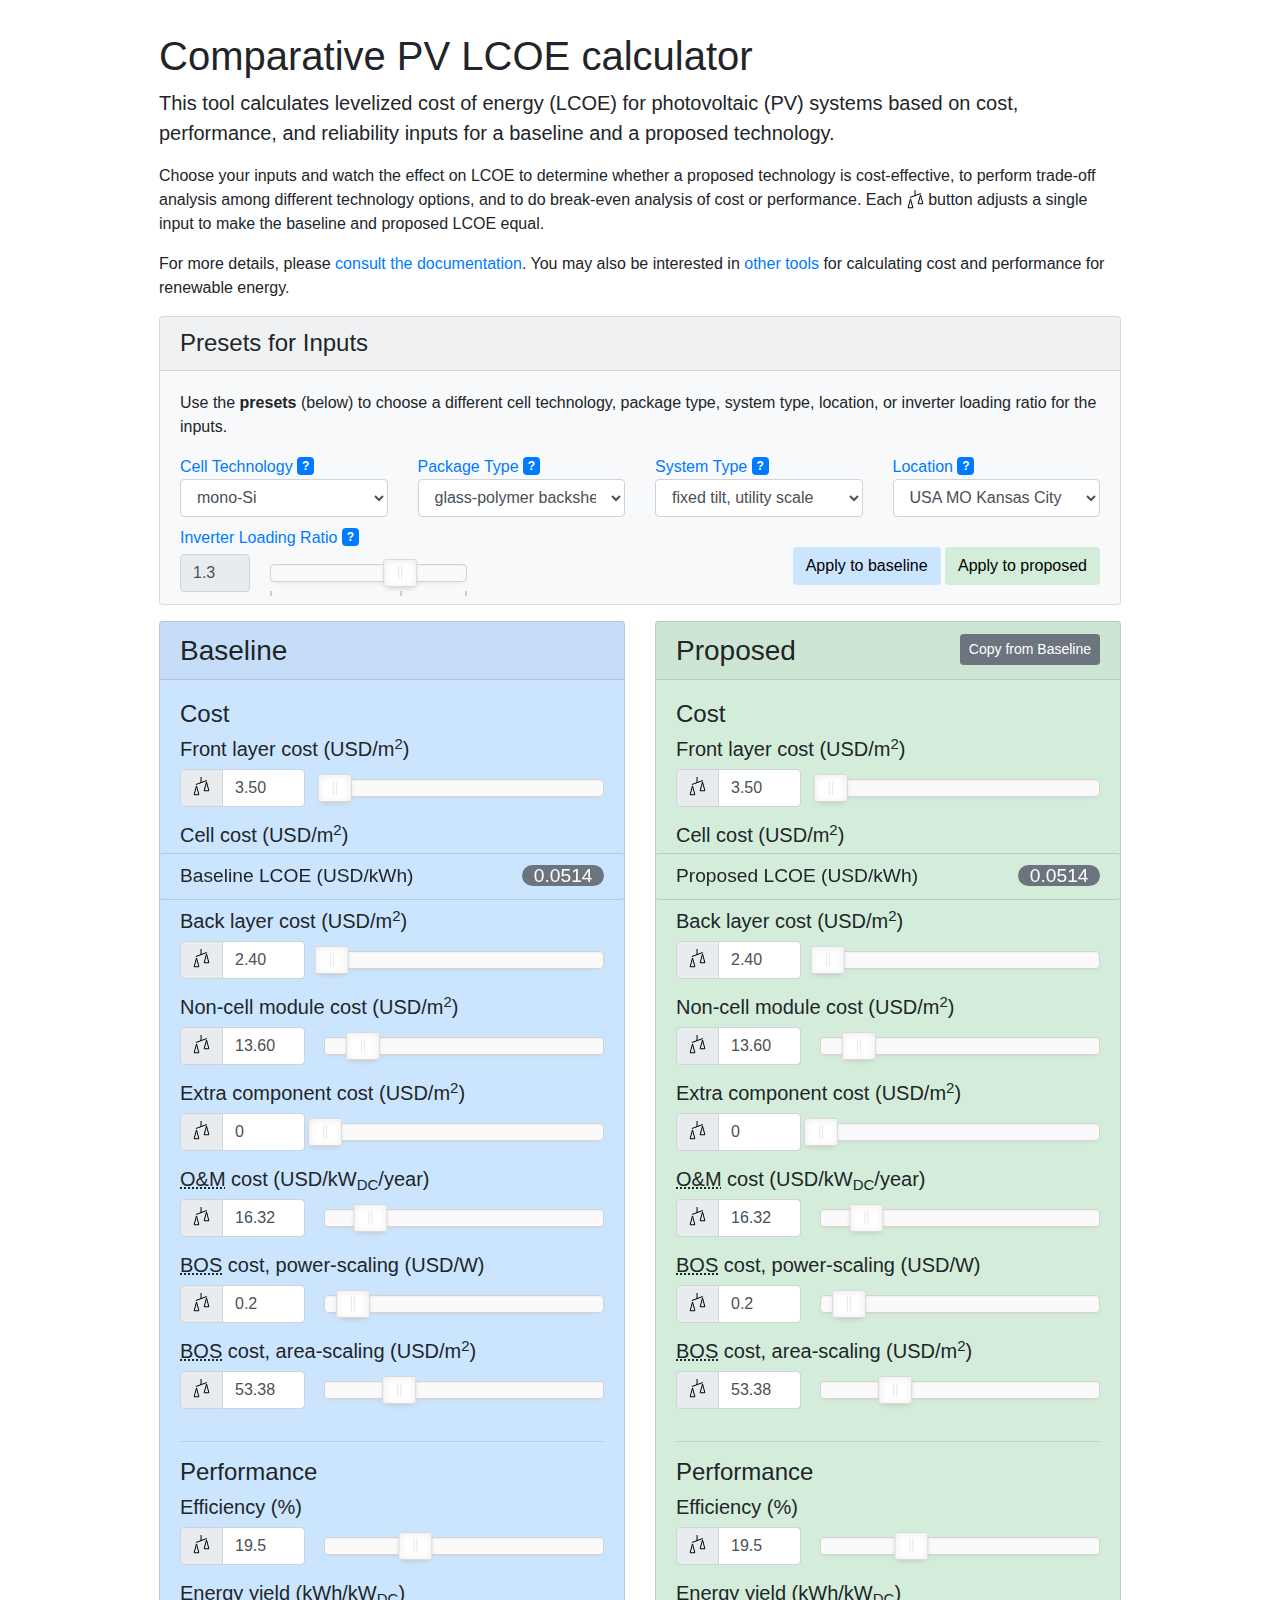
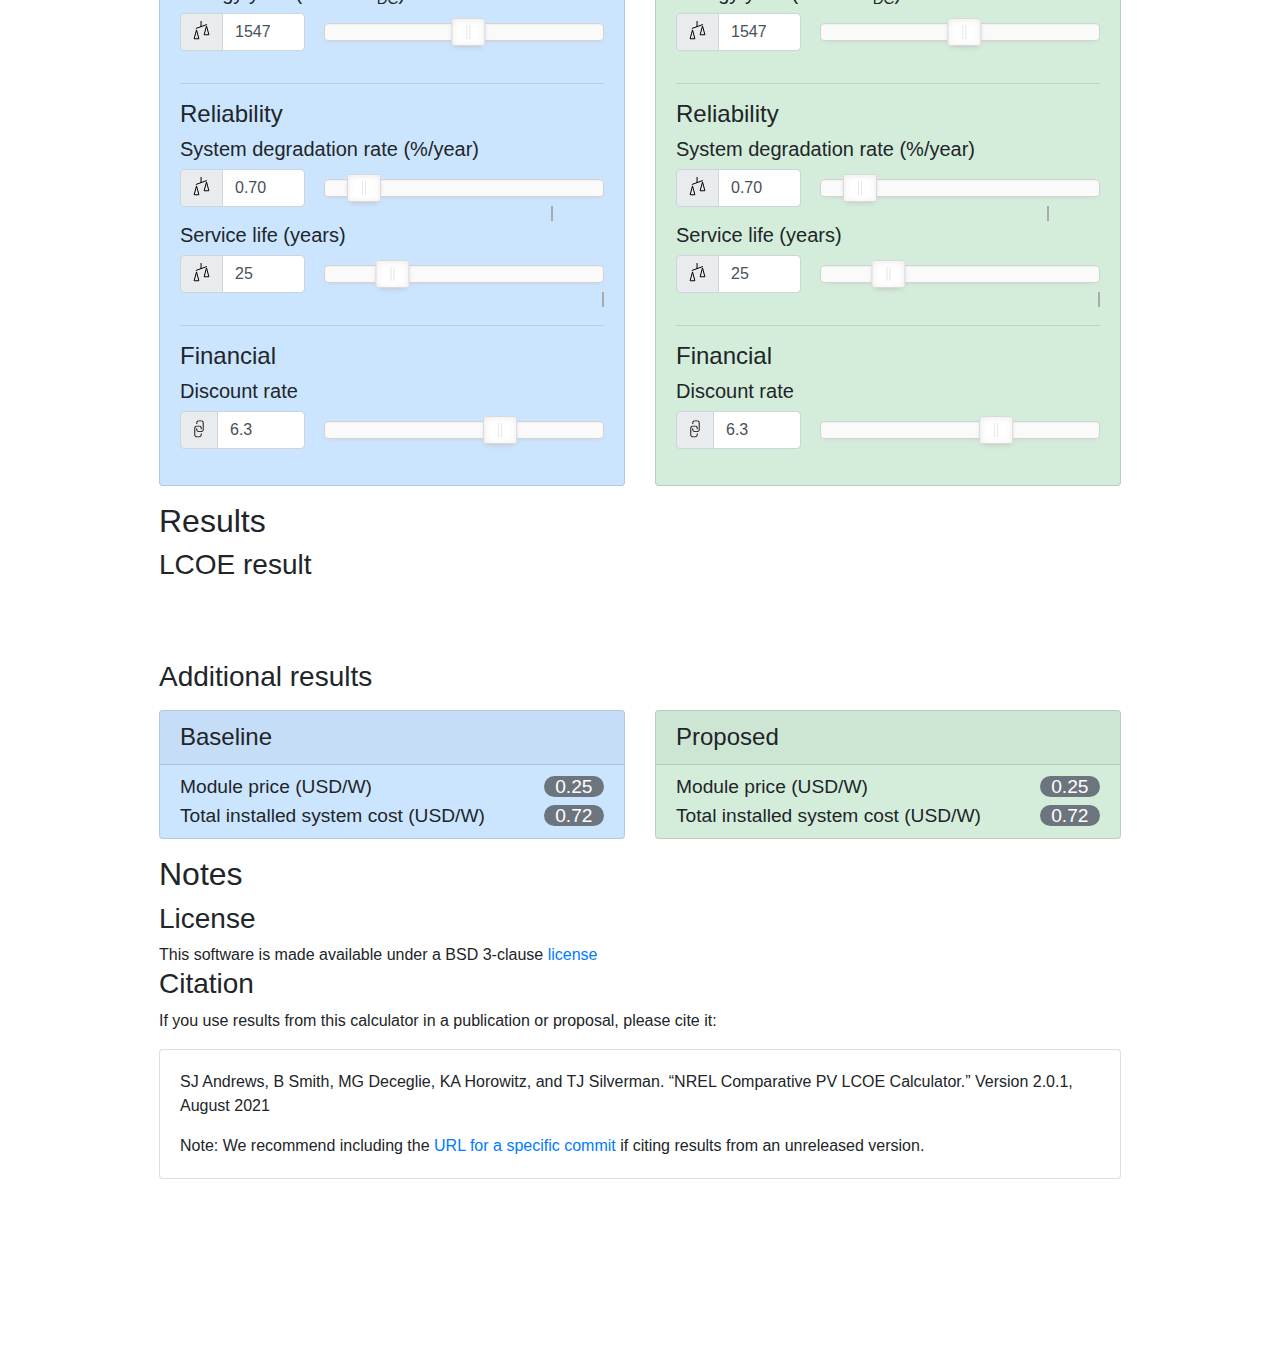
<file: lcoe_calculator.html>
<!doctype html>
<html lang='en'>
  <head>
    <meta charset='utf-8'>
    <meta name='viewport' content='width=device-width, initial-scale=1, shrink-to-fit=no'>
    <link rel='stylesheet' href='css/bootstrap.min.css'>
    <link rel='stylesheet' href='css/nouislider.min.css'>
    <link rel='stylesheet' href='css/lcoe_calculator.css'>
    <title>NREL Comparative PV LCOE calculator</title>
  </head>
  <body>
    <div class='container'>
      <h1>Comparative PV LCOE calculator</h1>
      <p class='lead'>This tool calculates levelized cost of energy (LCOE) for photovoltaic (PV) systems based on cost, performance, and reliability inputs for a <strong>baseline</strong> and a <strong>proposed</strong> technology.</p>
      <p>Choose your inputs and watch the effect on LCOE to determine whether a proposed technology is cost-effective, to perform trade-off analysis among different technology options, and to do break-even analysis of cost or performance. Each <img src="img/balance.svg"></img> button adjusts a single input to make the baseline and proposed LCOE equal.</p>
      <p>For more details, please <a href='lcoe_calculator_documentation.html' target='_blank'>consult the documentation</a>. You may also be interested in <a href='lcoe_calculator_documentation.html#seealso' target='_blank'>other tools</a> for calculating cost and performance for renewable energy.</p>
      <div class="card bg-light">
        <h4 class='card-header'>Presets for Inputs</h4>
        <div class='card-body'>
          Use the <strong>presets</strong> (below) to choose a different cell technology, package type, system type, location, or inverter loading ratio for the inputs.
          <div class='row align-items-center'>
            <div class='col-sm-3'>
	      <a href="javascript://" title="Cell Technology" data-toggle="popover" data-placement="top" data-trigger="hover" data-content="Cell technology affects <strong>cell cost</strong>, <strong>efficiency</strong>, and the available values for <strong>package type</strong> and <strong>system type</strong>.">Cell Technology
              <span class="badge badge-primary">?</span></a>
              <select id='cell_technology' class='form-control'></select>
            </div>
            <div class='col-sm-3'>
	      <a href="javascript://" title="Package Type" data-toggle="popover" data-placement="top" data-trigger="hover" data-content="Package type affects <strong>back layer cost.">Package Type
              <span class="badge badge-primary">?</span></a>
              <select id='package_type' class='form-control'></select>
            </div>
            <div class='col-sm-3'>
	      <a href="javascript://" title="System Type" data-toggle="popover" data-placement="top" data-trigger="hover" data-content="System type affects <strong>energy yield</strong> and <strong>BOS cost</strong>.">System Type
              <span class="badge badge-primary">?</span></a>
              <select id='system_type' class='form-control'></select>
            </div>
            <div class='col-sm-3'>
	      <a href="javascript://" title="Location" data-toggle="popover" data-placement="top" data-trigger="hover" data-content="Location affects <strong>energy yield</strong>.">Location
              <span class="badge badge-primary">?</span></a>
              <select id='location_yield' class='form-control'></select>
            </div>
          </div>
          <div class="row second align-items-center">
            <div class='col-sm-4'>
               <a href="javascript://" title="Inverter Loading Ratio" data-toggle="popover" data-placement="top" data-trigger="hover" data-content="Inverter loading ratio affects <strong>energy yield</strong> and <strong>BOS cost</strong>.">Inverter Loading Ratio
               <span class="badge badge-primary">?</span></a>
               <div class = 'row align-items-center ilr-preset'>
                <div class='col presettext'>
                  <input id='ilr_preset_text' type='number' size='4' class='form-control' step='0.1' disabled/>
                </div>
                <div class='col presetslider'>
                  <div id='ilr_preset'></div>
                </div>
              </div>
            </div>
            <div class='col-sm-3'> <!-- this div used for spacing -->
	    </div>
            <div class='col-sm-5 text-right mb-3'>
            <button type='button' class='btn baseline btn-preset' onclick=preset_set('baseline')>Apply to baseline</button>
            <button type='button' class='btn proposed btn-preset' onclick=preset_set('proposed')>Apply to proposed</button>
           </div>
        </div>
      </div>
      </div>
      <div class='row'>
        <div class='col-md'>
          <div class='card baseline'>
            <h3 class='card-header'>Baseline</h3>
            <div class='card-body'>
              <h4>Cost</h4>
              <label for='baseline_cost_front_layer_text' class='h5'>Front layer cost (USD/m<sup>2</sup>)</label>
              <!-- Each slider goes in a sliderrow, which arranges the text box and slider -->
              <div class='form-row align-items-center sliderrow'>
                <div class='col slidertext'>
                  <!-- This is the text box, which the JavaScript hooks into -->
                  <div class="row ml-0">
                  <div class="input-group">
                  <div class="input-group-prepend" onclick="match_LCOE('cost_front_layer', 'baseline_cost_front_layer_text', 'baseline')" data-toggle='tooltip' title='Automatically adjust this input to make LCOE match the proposed LCOE.' data-placement='top'>
                     <span class="input-group-text">
                        <img src="img/balance.svg"></img>
                     </span>
                   </div>
                  <input id='baseline_cost_front_layer_text' type='number' class='form-control' step='0.01' /></div>
                 </div>
                </div>
                <div class='col baseline ml-4'>
                  <!-- This is an empty div that jQuery UI magically styles as a slider -->
                  <div id='baseline_cost_front_layer'></div>
                </div> 
              </div>
              <label for='baseline_cost_cell_text' class='h5'>Cell cost (USD/m<sup>2</sup>)</label>
              <div class='form-row align-items-center sliderrow'>
                <div class='col slidertext'>
                  <!-- This is the text box, which the JavaScript hooks into -->
                  <div class="row ml-0">
                  <div class="input-group">
                  <div class="input-group-prepend" onclick="match_LCOE('cost_cell', 'baseline_cost_cell_text', 'baseline')" data-toggle='tooltip' title='Automatically adjust this input to make LCOE match the proposed LCOE.' data-placement='top'>
                     <span class="input-group-text">
                        <img src="img/balance.svg"></img>
                     </span>
                   </div>
                  <input id='baseline_cost_cell_text' type='number' class='form-control' step='0.01' /></div>
                 </div>
                </div>
                <div class='col baseline ml-4'>
                  <!-- This is an empty div that jQuery UI magically styles as a slider -->
                  <div id='baseline_cost_cell'></div>
                </div> 
              </div>
              <label for='baseline_cost_back_layer_text' class='h5'>Back layer cost (USD/m<sup>2</sup>)</label>
              <div class='form-row align-items-center sliderrow'>
                <div class='col slidertext'>
                  <!-- This is the text box, which the JavaScript hooks into -->
                  <div class="row ml-0">
                  <div class="input-group">
                  <div class="input-group-prepend" onclick="match_LCOE('cost_back_layer', 'baseline_cost_back_layer_text', 'baseline')" data-toggle='tooltip' title='Automatically adjust this input to make LCOE match the proposed LCOE.' data-placement='top'>
                     <span class="input-group-text">
                        <img src="img/balance.svg"></img>
                     </span>
                   </div>
                  <input id='baseline_cost_back_layer_text' type='number' class='form-control' step='0.01' /></div>
                 </div>
                </div>
                <div class='col baseline ml-4'>
                  <!-- This is an empty div that jQuery UI magically styles as a slider -->
                  <div id='baseline_cost_back_layer'></div>
                </div> 
              </div>
              <label for='baseline_cost_noncell_text' class='h5'>Non-cell module cost (USD/m<sup>2</sup>)</label>
              <div class='form-row align-items-center sliderrow'>
                <div class='col slidertext'>
                  <!-- This is the text box, which the JavaScript hooks into -->
                  <div class="row ml-0">
                  <div class="input-group">
                  <div class="input-group-prepend" onclick="match_LCOE('cost_noncell', 'baseline_cost_noncell_text', 'baseline')" data-toggle='tooltip' title='Automatically adjust this input to make LCOE match the proposed LCOE.' data-placement='top'>
                     <span class="input-group-text">
                        <img src="img/balance.svg"></img>
                     </span>
                   </div>
                  <input id='baseline_cost_noncell_text' type='number' class='form-control' step='0.01' /></div>
                 </div>
                </div>
                <div class='col baseline ml-4'>
                  <!-- This is an empty div that jQuery UI magically styles as a slider -->
                  <div id='baseline_cost_noncell'></div>
                </div> 
              </div>
              <label for='baseline_cost_extra_text' class='h5'>Extra component cost (USD/m<sup>2</sup>)</label>
              <div class='form-row align-items-center sliderrow'>
                <div class='col slidertext'>
                  <!-- This is the text box, which the JavaScript hooks into -->
                  <div class="row ml-0">
                  <div class="input-group">
                  <div class="input-group-prepend" onclick="match_LCOE('cost_extra', 'baseline_cost_extra_text', 'baseline')" data-toggle='tooltip' title='Automatically adjust this input to make LCOE match the proposed LCOE.' data-placement='top'>
                     <span class="input-group-text">
                        <img src="img/balance.svg"></img>
                     </span>
                   </div>
                  <input id='baseline_cost_extra_text' type='number' class='form-control' step='0.01' /></div>
                 </div>
                </div>
                <div class='col baseline ml-4'>
                  <!-- This is an empty div that jQuery UI magically styles as a slider -->
                  <div id='baseline_cost_extra'></div>
                </div> 
              </div>
              <label for='baseline_cost_om_text' class='h5'><abbr title='operations and maintenance'>O&amp;M</abbr> cost (USD/kW<sub>DC</sub>/year)</label>
              <div class='form-row align-items-center sliderrow'>
                <div class='col slidertext'>
                  <!-- This is the text box, which the JavaScript hooks into -->
                  <div class="row ml-0">
                  <div class="input-group">
                  <div class="input-group-prepend" onclick="break_even_OM('baseline')" data-toggle='tooltip' title='Automatically adjust this input to make LCOE match the proposed LCOE.' data-placement='top'>
                     <span class="input-group-text">
                        <img src="img/balance.svg"></img>
                     </span>
                   </div>
                  <input id='baseline_cost_om_text' type='number' class='form-control' step='0.01' /></div>
                 </div>
                </div>
                <div class='col baseline ml-4'>
                  <!-- This is an empty div that jQuery UI magically styles as a slider -->
                  <div id='baseline_cost_om'></div>
                </div> 
              </div>
              <label for='baseline_cost_bos_power_text' class='h5'><abbr title='balance of system'>BOS</abbr> cost, power-scaling (USD/W)</label>
              <div class='form-row align-items-center sliderrow'>
                <div class='col slidertext'>
                  <!-- This is the text box, which the JavaScript hooks into -->
                  <div class="row ml-0">
                  <div class="input-group">
                  <div class="input-group-prepend" onclick="match_LCOE('cost_bos_power', 'baseline_cost_bos_power_text', 'baseline')" data-toggle='tooltip' title='Automatically adjust this input to make LCOE match the proposed LCOE.' data-placement='top'>
                     <span class="input-group-text">
                        <img src="img/balance.svg"></img>
                     </span>
                   </div>
                  <input id='baseline_cost_bos_power_text' type='number' class='form-control' step='0.01' /></div>
                 </div>
                </div>
                <div class='col baseline ml-4'>
                  <!-- This is an empty div that jQuery UI magically styles as a slider -->
                  <div id='baseline_cost_bos_power'></div>
                </div> 
              </div>
              <label for='baseline_cost_bos_area_text' class='h5'><abbr title='balance of system'>BOS</abbr> cost, area-scaling (USD/m<sup>2</sup>)</label>
              <div class='form-row align-items-center sliderrow'>
                <div class='col slidertext'>
                  <!-- This is the text box, which the JavaScript hooks into -->
                  <div class="row ml-0">
                  <div class="input-group">
                  <div class="input-group-prepend" onclick="match_LCOE('cost_bos_area', 'baseline_cost_bos_area_text', 'baseline')" data-toggle='tooltip' title='Automatically adjust this input to make LCOE match the proposed LCOE.' data-placement='top'>
                     <span class="input-group-text">
                        <img src="img/balance.svg"></img>
                     </span>
                   </div>
                  <input id='baseline_cost_bos_area_text' type='number' class='form-control' step='0.01' /></div>
                 </div>
                </div>
                <div class='col baseline ml-4'>
                  <!-- This is an empty div that jQuery UI magically styles as a slider -->
                  <div id='baseline_cost_bos_area'></div>
                </div> 
              </div>
              <hr>
              <h4>Performance</h4>
              <label for='baseline_efficiency_text' class='h5'>Efficiency (%)</label>
              <div class='form-row align-items-center sliderrow'>
                <div class='col slidertext'>
                  <!-- This is the text box, which the JavaScript hooks into -->
                  <div class="row ml-0">
                  <div class="input-group">
                  <div class="input-group-prepend" onclick="match_LCOE('efficiency', 'baseline_efficiency_text', 'baseline')" data-toggle='tooltip' title='Automatically adjust this input to make LCOE match the proposed LCOE.' data-placement='top'>
                     <span class="input-group-text">
                        <img src="img/balance.svg"></img>
                     </span>
                   </div>
                  <input id='baseline_efficiency_text' type='number' class='form-control' step='0.01' /></div>
                 </div>
                </div>
                <div class='col baseline ml-4'>
                  <!-- This is an empty div that jQuery UI magically styles as a slider -->
                  <div id='baseline_efficiency'></div>
                </div> 
              </div>
              <label for='baseline_energy_yield_text' class='h5'>Energy yield (kWh/kW<sub>DC</sub>)</label>
              <div class='form-row align-items-center sliderrow'>
                <div class='col slidertext'>
                  <!-- This is the text box, which the JavaScript hooks into -->
                  <div class="row ml-0">
                  <div class="input-group">
                  <div class="input-group-prepend" onclick="break_even_energy_yield('baseline')" data-toggle='tooltip' title='Automatically adjust this input to make LCOE match the proposed LCOE.' data-placement='top'>
                     <span class="input-group-text">
                        <img src="img/balance.svg"></img>
                     </span>
                   </div>
                  <input id='baseline_energy_yield_text' type='number' class='form-control' step='0.01' /></div>
                 </div>
                </div>
                <div class='col baseline ml-4'>
                  <!-- This is an empty div that jQuery UI magically styles as a slider -->
                  <div id='baseline_energy_yield'></div>
                </div> 
              </div>
              <hr>
              <h4>Reliability</h4>
              <label for='baseline_degradation_rate_text' class='h5'>System degradation rate (%/year)</label>
              <div class='form-row align-items-center sliderrow'>
                <div class='col slidertext'>
                  <!-- This is the text box, which the JavaScript hooks into -->
                  <div class="row ml-0">
                  <div class="input-group">
                  <div class="input-group-prepend" onclick="break_even_degradation('baseline')" data-toggle='tooltip' title='Automatically adjust this input to make LCOE match the proposed LCOE.' data-placement='top'>
                     <span class="input-group-text">
                        <img src="img/balance.svg"></img>
                     </span>
                   </div>
                  <input id='baseline_degradation_rate_text' type='number' class='form-control' step='0.01' /></div>
                 </div>
                </div>
                <div class='col baseline ml-4'>
                  <!-- This is an empty div that jQuery UI magically styles as a slider -->
                  <div id='baseline_degradation_rate'></div>
                </div> 
              </div>
              <label for='baseline_service_life_text' class='h5'>Service life (years)</label>
              <div class='form-row align-items-center sliderrow'>
                <div class='col slidertext'>
                  <!-- This is the text box, which the JavaScript hooks into -->
                  <div class="row ml-0">
                  <div class="input-group">
                  <div class="input-group-prepend" onclick="break_even_service_life('baseline')" data-toggle='tooltip' title='Automatically adjust this input to make LCOE match the proposed LCOE.' data-placement='top'>
                     <span class="input-group-text">
                        <img src="img/balance.svg"></img>
                     </span>
                   </div>
                  <input id='baseline_service_life_text' type='number' class='form-control' step='0.01' data-toggle='tooltip' title='Service life must be a positive integer no greater than 1000.' data-placement='top'/></div>
                 </div>
                </div>
                <div class='col baseline ml-4'>
                  <!-- This is an empty div that jQuery UI magically styles as a slider -->
                  <div id='baseline_service_life'></div>
                </div> 
              </div>
              <hr>
              <h4>Financial</h4>
<label for='baseline_discount_rate_text' class='h5'>Discount rate</label>
              <div class='form-row align-items-center sliderrow'>
                <div class='col slidertext'>
                  <!-- This is the text box, which the JavaScript hooks into -->
                  <div class="row ml-0">
                  <div class="input-group">
                  <div class="input-group-prepend" onclick="baselineToggle()" data-toggle='tooltip' id="baselineDiscountPrepend" title='Unconstrain baseline and proposed discount rates to be equal.' data-placement='top'>
                     <span class="input-group-text">
                        <img id="baselineLinkImage" src="img/link.svg"></img>
                     </span>
                   </div>
                  <input id='baseline_discount_rate_text' type='number' class='form-control' step='0.01'/></div>
                </div>
		</div>
                <div class='col baseline ml-4'>
                  <!-- This is an empty div that jQuery UI magically styles as a slider -->
                  <div id='baseline_discount_rate'></div>
                </div>
              </div>
            </div>
          </div>
        </div>
        <div class='col-md'>
          <div class='card proposed'>
            <h3 class='card-header'>Proposed
              <button type='button' class='btn btn-secondary btn-sm float-right' onclick=copy_from_baseline()>
              Copy from Baseline
              </button>
            </h3>
            <div class='card-body'>
              <h4>Cost</h4>
              <label for='proposed_cost_front_layer_text' class='h5'>Front layer cost (USD/m<sup>2</sup>)</label>
              <!-- Each slider goes in a sliderrow, which arranges the text box and slider -->
              <div class='form-row align-items-center sliderrow'>
                <div class='col slidertext'>
                  <!-- This is the text box, which the JavaScript hooks into -->
                  <div class="row ml-0">
                  <div class="input-group">
                  <div class="input-group-prepend" onclick="match_LCOE('cost_front_layer', 'proposed_cost_front_layer_text', 'proposed')" data-toggle='tooltip' title='Automatically adjust this input to make LCOE match the baseline LCOE.' data-placement='top'>
                     <span class="input-group-text">
                        <img src="img/balance.svg"></img>
                     </span>
                   </div>
                  <input id='proposed_cost_front_layer_text' type='number' class='form-control' step='0.01' /></div>
                 </div>
                </div>
                <div class='col proposed ml-4'>
                  <!-- This is an empty div that jQuery UI magically styles as a slider -->
                  <div id='proposed_cost_front_layer'></div>
                </div>
              </div>
              <label for='proposed_cost_cell_text' class='h5'>Cell cost (USD/m<sup>2</sup>)</label>
              <div class='form-row align-items-center sliderrow'>
                <div class='col slidertext'>
                  <!-- This is the text box, which the JavaScript hooks into -->
                  <div class="row ml-0">
                  <div class="input-group">
                  <div class="input-group-prepend" onclick="match_LCOE('cost_cell', 'proposed_cost_cell_text', 'proposed')" data-toggle='tooltip' title='Automatically adjust this input to make LCOE match the baseline LCOE.' data-placement='top'>
                     <span class="input-group-text">
                        <img src="img/balance.svg"></img>
                     </span>
                   </div>
                  <input id='proposed_cost_cell_text' type='number' class='form-control' step='0.01' /></div>
                 </div>
                </div>
                <div class='col proposed ml-4'>
                  <!-- This is an empty div that jQuery UI magically styles as a slider -->
                  <div id='proposed_cost_cell'></div>
                </div>
              </div>
              <label for='proposed_cost_back_layer_text' class='h5'>Back layer cost (USD/m<sup>2</sup>)</label>
              <div class='form-row align-items-center sliderrow'>
                <div class='col slidertext'>
                  <!-- This is the text box, which the JavaScript hooks into -->
                  <div class="row ml-0">
                  <div class="input-group">
                  <div class="input-group-prepend" onclick="match_LCOE('cost_back_layer', 'proposed_cost_back_layer_text', 'proposed')" data-toggle='tooltip' title='Automatically adjust this input to make LCOE match the baseline LCOE.' data-placement='top'>
                     <span class="input-group-text">
                        <img src="img/balance.svg"></img>
                     </span>
                   </div>
                  <input id='proposed_cost_back_layer_text' type='number' class='form-control' step='0.01' /></div>
                 </div>
                </div>
                <div class='col proposed ml-4'>
                  <!-- This is an empty div that jQuery UI magically styles as a slider -->
                  <div id='proposed_cost_back_layer'></div>
                </div>
              </div>
              <label for='proposed_cost_noncell_text' class='h5'>Non-cell module cost (USD/m<sup>2</sup>)</label>
              <div class='form-row align-items-center sliderrow'>
                <div class='col slidertext'>
                  <!-- This is the text box, which the JavaScript hooks into -->
                  <div class="row ml-0">
                  <div class="input-group">
                  <div class="input-group-prepend" onclick="match_LCOE('cost_noncell', 'proposed_cost_noncell_text', 'proposed')" data-toggle='tooltip' title='Automatically adjust this input to make LCOE match the baseline LCOE.' data-placement='top'>
                     <span class="input-group-text">
                        <img src="img/balance.svg"></img>
                     </span>
                   </div>
                  <input id='proposed_cost_noncell_text' type='number' class='form-control' step='0.01' /></div>
                 </div>
                </div>
                <div class='col proposed ml-4'>
                  <!-- This is an empty div that jQuery UI magically styles as a slider -->
                  <div id='proposed_cost_noncell'></div>
                </div>
              </div>
              <label for='proposed_cost_extra_text' class='h5'>Extra component cost (USD/m<sup>2</sup>)</label>
              <div class='form-row align-items-center sliderrow'>
                <div class='col slidertext'>
                  <!-- This is the text box, which the JavaScript hooks into -->
                  <div class="row ml-0">
                  <div class="input-group">
                  <div class="input-group-prepend" onclick="match_LCOE('cost_extra', 'proposed_cost_extra_text', 'proposed')" data-toggle='tooltip' title='Automatically adjust this input to make LCOE match the baseline LCOE.' data-placement='top'>
                     <span class="input-group-text">
                        <img src="img/balance.svg"></img>
                     </span>
                   </div>
                  <input id='proposed_cost_extra_text' type='number' class='form-control' step='0.01' /></div>
                 </div>
                </div>
                <div class='col proposed ml-4'>
                  <!-- This is an empty div that jQuery UI magically styles as a slider -->
                  <div id='proposed_cost_extra'></div>
                </div>
              </div>
              <label for='proposed_cost_om_text' class='h5'><abbr title='operations and maintenance'>O&amp;M</abbr> cost (USD/kW<sub>DC</sub>/year)</label>
              <div class='form-row align-items-center sliderrow'>
                <div class='col slidertext'>
                  <!-- This is the text box, which the JavaScript hooks into -->
                  <div class="row ml-0">
                  <div class="input-group">
                  <div class="input-group-prepend" onclick="break_even_OM('proposed')" data-toggle='tooltip' title='Automatically adjust this input to make LCOE match the baseline LCOE.' data-placement='top'>
                     <span class="input-group-text">
                        <img src="img/balance.svg"></img>
                     </span>
                   </div>
                  <input id='proposed_cost_om_text' type='number' class='form-control' step='0.01' /></div>
                 </div>
                </div>
                <div class='col proposed ml-4'>
                  <!-- This is an empty div that jQuery UI magically styles as a slider -->
                  <div id='proposed_cost_om'></div>
                </div>
              </div>
              <label for='proposed_cost_bos_power_text' class='h5'><abbr title='balance of system'>BOS</abbr> cost, power-scaling (USD/W)</label>
              <div class='form-row align-items-center sliderrow'>
                <div class='col slidertext'>
                  <!-- This is the text box, which the JavaScript hooks into -->
                  <div class="row ml-0">
                  <div class="input-group">
                  <div class="input-group-prepend" onclick="match_LCOE('cost_bos_power', 'proposed_cost_bos_power_text', 'proposed')" data-toggle='tooltip' title='Automatically adjust this input to make LCOE match the baseline LCOE.' data-placement='top'>
                     <span class="input-group-text">
                        <img src="img/balance.svg"></img>
                     </span>
                   </div>
                  <input id='proposed_cost_bos_power_text' type='number' class='form-control' step='0.01' /></div>
                 </div>
                </div>
                <div class='col proposed ml-4'>
                  <!-- This is an empty div that jQuery UI magically styles as a slider -->
                  <div id='proposed_cost_bos_power'></div>
                </div>
              </div>
              <label for='proposed_cost_bos_area_text' class='h5'><abbr title='balance of system'>BOS</abbr> cost, area-scaling (USD/m<sup>2</sup>)</label>
              <div class='form-row align-items-center sliderrow'>
                <div class='col slidertext'>
                  <!-- This is the text box, which the JavaScript hooks into -->
                  <div class="row ml-0">
                  <div class="input-group">
                  <div class="input-group-prepend" onclick="match_LCOE('cost_bos_area', 'proposed_cost_bos_area_text', 'proposed')" data-toggle='tooltip' title='Automatically adjust this input to make LCOE match the baseline LCOE.' data-placement='top'>
                     <span class="input-group-text">
                        <img src="img/balance.svg"></img>
                     </span>
                   </div>
                  <input id='proposed_cost_bos_area_text' type='number' class='form-control' step='0.01' /></div>
                 </div>
                </div>
                <div class='col proposed ml-4'>
                  <!-- This is an empty div that jQuery UI magically styles as a slider -->
                  <div id='proposed_cost_bos_area'></div>
                </div>
              </div>
              <hr>
              <h4>Performance</h4>
              <label for='proposed_efficiency_text' class='h5'>Efficiency (%)</label>
              <div class='form-row align-items-center sliderrow'>
                <div class='col slidertext'>
                  <!-- This is the text box, which the JavaScript hooks into -->
                  <div class="row ml-0">
                  <div class="input-group">
                  <div class="input-group-prepend" onclick="match_LCOE('efficiency', 'proposed_efficiency_text', 'proposed')" data-toggle='tooltip' title='Automatically adjust this input to make LCOE match the baseline LCOE.' data-placement='top'>
                     <span class="input-group-text">
                        <img src="img/balance.svg"></img>
                     </span>
                   </div>
                  <input id='proposed_efficiency_text' type='number' class='form-control' step='0.01' /></div>
                 </div>
                </div>
                <div class='col proposed ml-4'>
                  <!-- This is an empty div that jQuery UI magically styles as a slider -->
                  <div id='proposed_efficiency'></div>
                </div>
              </div>
              <label for='proposed_energy_yield_text' class='h5'>Energy yield (kWh/kW<sub>DC</sub>)</label>
              <div class='form-row align-items-center sliderrow'>
                <div class='col slidertext'>
                  <!-- This is the text box, which the JavaScript hooks into -->
                  <div class="row ml-0">
                  <div class="input-group">
                  <div class="input-group-prepend" onclick="break_even_energy_yield('proposed')" data-toggle='tooltip' title='Automatically adjust this input to make LCOE match the baseline LCOE.' data-placement='top'>
                     <span class="input-group-text">
                        <img src="img/balance.svg"></img>
                     </span>
                   </div>
                  <input id='proposed_energy_yield_text' type='number' class='form-control' step='0.01' /></div>
                 </div>
                </div>
                <div class='col proposed ml-4'>
                  <!-- This is an empty div that jQuery UI magically styles as a slider -->
                  <div id='proposed_energy_yield'></div>
                </div>
              </div>
              <hr>
              <h4>Reliability</h4>
              <label for='proposed_degradation_rate_text' class='h5'>System degradation rate (%/year)</label>
              <div class='form-row align-items-center sliderrow'>
                <div class='col slidertext'>
                  <!-- This is the text box, which the JavaScript hooks into -->
                  <div class="row ml-0">
                  <div class="input-group">
                  <div class="input-group-prepend" onclick="break_even_degradation('proposed')" data-toggle='tooltip' title='Automatically adjust this input to make LCOE match the baseline LCOE.' data-placement='top'>
                     <span class="input-group-text">
                        <img src="img/balance.svg"></img>
                     </span>
                   </div>
                  <input id='proposed_degradation_rate_text' type='number' class='form-control' step='0.01' /></div>
                 </div>
                </div>
                <div class='col proposed ml-4'>
                  <!-- This is an empty div that jQuery UI magically styles as a slider -->
                  <div id='proposed_degradation_rate'></div>
                </div>
              </div>
              <label for='proposed_service_life_text' class='h5'>Service life (years)</label>
              <div class='form-row align-items-center sliderrow'>
                <div class='col slidertext'>
                  <!-- This is the text box, which the JavaScript hooks into -->
                  <div class="row ml-0">
                  <div class="input-group">
                  <div class="input-group-prepend" onclick="break_even_service_life('proposed')" data-toggle='tooltip' title='Automatically adjust this input to make LCOE match the baseline LCOE.' data-placement='top'>
                     <span class="input-group-text">
                        <img src="img/balance.svg"></img>
                     </span>
                   </div>
                  <input id='proposed_service_life_text' type='number' class='form-control' step='0.01' data-toggle='tooltip' title='Service life must be a positive integer no greater than 1000.' data-placement='top'/></div>
                 </div>
                </div>
                <div class='col proposed ml-4'>
                  <!-- This is an empty div that jQuery UI magically styles as a slider -->
                  <div id='proposed_service_life'></div>
                </div>
              </div>
              <hr>
              <h4>Financial</h4>
              <!-- <label for='proposed_discount_rate_text' class='h5'>Discount rate</label>
              <div class='row align-items-center sliderrow'>
                <div class='col slidertext'>
                  <input id='proposed_discount_rate_text' type='number' class='form-control' step='0.01' />
                </div>
                <div class='col proposed'>
                  <div id='proposed_discount_rate'></div>
                </div>
              </div> -->
 
<label for='proposed_discount_rate_text' class='h5'>Discount rate</label>
              <div class='form-row align-items-center sliderrow'>
                <div class='col slidertext'>
                  <!-- This is the text box, which the JavaScript hooks into -->
                  <div class="row ml-0">
                  <div class="input-group">
                  <div class="input-group-prepend" data-toggle='tooltip' id="proposedDiscountPrepend" title='Unconstrain proposed and baseline discount rates to be equal.' data-placement='top' onclick="proposedToggle()">
                     <span class="input-group-text">
                        <img id="proposedLinkImage" src="img/link.svg"></img>
                     </span>
                   </div>
                  <input id='proposed_discount_rate_text' type='number' class='form-control' step='0.01' /></div>
                 </div>
                </div>
                <div class='col proposed ml-4'>
                  <!-- This is an empty div that jQuery UI magically styles as a slider -->
                  <div id='proposed_discount_rate'></div>
                </div> 
              </div>
            </div>
          </div>
        </div>
      </div>
      <h2>Results</h2>
      <h3>LCOE result</h3>
      <p>
        <div class='row stickything'>
          <div class='col-md result'>
            <div class='card baseline'>
              <div class='card-body result'>
               <p class='result-label'>Baseline LCOE (USD/kWh) </p>
                <p class='result'><span class='badge-pill badge-secondary' id='lcoe_baseline' data-toggle='tooltip' data-trigger='manual' title='Break-even result is approximate because service life has been rounded.' data-placement='top'></span></p>
              </div>
            </div>
          </div>
          <div class='col-md result'>
            <div class='card proposed'>
              <div class='card-body result'>
                <p class='result-label'>Proposed LCOE (USD/kWh) </p>
                <p class='result'><span class='badge-pill badge-secondary' id='lcoe_proposed' data-toggle='tooltip' data-trigger='manual' title='Break-even result is approximate because service life has been rounded.' data-placement='top'></span></p>
              </div>
            </div>
          </div>
        </div>
      </p>
      <h3>Additional results</h3>
      <p>
      <div class='row'>
        <div class='col-md result'>
          <div class='card baseline'>
            <h4 class='card-header'>Baseline</h4>
            <div class='card-body result'>
              <p class='result-label'>Module price (USD/W) </p>
              <p class='result'><span class='badge-pill badge-secondary' id='module_cost_per_watt_baseline'></span></p>
              <p class='result-label'>Total installed system cost (USD/W) </p>
              <p class='result'><span class='badge-pill badge-secondary' id='system_cost_per_watt_baseline'></span></p>
            </div>
          </div>
        </div>
        <div class='col-md result'>
          <div class='card proposed'>
            <h4 class='card-header'>Proposed</h4>
            <div class='card-body result'>
              <p class='result-label'>Module price (USD/W) </p>
              <p class='result'><span class='badge-pill badge-secondary' id='module_cost_per_watt_proposed'></span></p>
              <p class='result-label'>Total installed system cost (USD/W) </p>
              <p class='result'><span class='badge-pill badge-secondary' id='system_cost_per_watt_proposed'></span></p>
            </div>
          </div>
        </div>
      </div>
      </p>
      <h2>Notes</h2>
      <h3>License</h3>
        This software is made available under a BSD 3-clause <a href="https://github.com/NREL/PVLCOE/blob/main/LICENSE">license</a>
      <h3>Citation</h3>
      <p>
        If you use results from this calculator in a publication or proposal, please cite it:
      </p>
      <div class='card'>
        <div class='card-body'>
          <p class='card-text'>SJ Andrews, B Smith, MG Deceglie, KA Horowitz, and TJ Silverman. “NREL Comparative PV LCOE Calculator.” Version 2.0.1, August 2021</p>
          <p class='card-text'>Note: We recommend including the <a href="https://docs.github.com/en/github/writing-on-github/autolinked-references-and-urls#commit-shas" target="_blank">URL for a specific commit</a> if citing results from an unreleased version.</p>
        </div>
      </div>
    </div>
    <script src='js/jquery-3.2.1.slim.min.js'></script>
    <script src='js/popper.min.js'></script>
    <script src='js/bootstrap.min.js'></script>
    <script src='js/nouislider.js'></script>
    <script src='js/PresetTree.js'></script>
    <script src='js/BOSCostTree.js'></script>
    <script src='js/lcoe_calculator.js'></script>
  </body>
</html>
</file>
<file: css/lcoe_calculator.css>
/* This hides the silly number spin buttons in the inputs */
input[type='number']::-webkit-outer-spin-button,
input[type='number']::-webkit-inner-spin-button {
    -webkit-appearance: none;
    margin: 0;
}
input[type='number'] {
    -moz-appearance: textfield;
    width: 70px;
}

.input-group-prepend {
  cursor:pointer
}

a>.badge {
  vertical-align: middle;
  margin-top: -0.3em;
}

.flex-container {
  display: flex;
  flex-direction: row;
  z-index:1;
  position:relative;
}

.btn-preset {
  margin-top:15px
}

.presetslider {
  margin-left:-30px
}

.ilr-preset {
  margin-top:-12px
}

.second {
  margin-top:-23px;
  margin-bottom:-40px;
}

svg {
  horizontal-align:middle;
  vertical-align:middle;
  z-index:100;
  position:relative;
}

.input-group-prepend {
  cursor:pointer
}

.container{
  max-width:992px;
  margin:0 auto;
  padding-bottom:10rem;
}

.documentation{
  max-width:769px;
}

body {
  padding-top: 2rem;
  padding-bottom: 2rem;
}

[class*='col'] {
  padding-top: 1rem;
  padding-bottom: 1rem;
}

.stickything {
  position: -webkit-sticky;
  position: sticky;
  bottom: 0;
  z-index: 10;
}

.baseline {
  background-color: #cce5ff
}

.proposed {
  background-color: #d4edda
}

.common {
  background-color: #e2e3e5
}

.presettext {
  max-width: 7.5rem
}

.presetrow .col {
  padding-top: 0rem;
  padding-bottom: 1rem;
}

.slidertext {
  max-width: 7.5rem
}

.sliderrow .col {
  padding-top: 0rem;
  padding-bottom: 1rem;
}


p.result-label {
  font-size: 1.2rem;
  float: left;
  clear: left;
  margin-bottom: 0rem;
  font-weight: 500;
  white-space: nowrap;
}

p.result {
  font-size: 1.2rem;
  float: right;
  clear: right;
  margin-bottom: 0rem;
}

div.col-md.result {
  padding-top: 0rem;
  padding-bottom: 0rem;
}

div.card-body.result {
  padding-bottom: 0.5rem;
  padding-top: 0.5rem;
}

.float-right {
  float: right;
}

:target {
   background: #fff3cd;
}
</file>
<file: css/nouislider.min.css>
/*! nouislider - 14.6.3 - 11/19/2020 */
.noUi-target,.noUi-target *{-webkit-touch-callout:none;-webkit-tap-highlight-color:transparent;-webkit-user-select:none;-ms-touch-action:none;touch-action:none;-ms-user-select:none;-moz-user-select:none;user-select:none;-moz-box-sizing:border-box;box-sizing:border-box}.noUi-target{position:relative}.noUi-base,.noUi-connects{width:100%;height:100%;position:relative;z-index:1}.noUi-connects{overflow:hidden;z-index:0}.noUi-connect,.noUi-origin{will-change:transform;position:absolute;z-index:1;top:0;right:0;-ms-transform-origin:0 0;-webkit-transform-origin:0 0;-webkit-transform-style:preserve-3d;transform-origin:0 0;transform-style:flat}.noUi-connect{height:100%;width:100%}.noUi-origin{height:10%;width:10%}.noUi-txt-dir-rtl.noUi-horizontal .noUi-origin{left:0;right:auto}.noUi-vertical .noUi-origin{width:0}.noUi-horizontal .noUi-origin{height:0}.noUi-handle{-webkit-backface-visibility:hidden;backface-visibility:hidden;position:absolute}.noUi-touch-area{height:100%;width:100%}.noUi-state-tap .noUi-connect,.noUi-state-tap .noUi-origin{-webkit-transition:transform .3s;transition:transform .3s}.noUi-state-drag *{cursor:inherit!important}.noUi-horizontal{height:18px}.noUi-horizontal .noUi-handle{width:34px;height:28px;right:-17px;top:-6px}.noUi-vertical{width:18px}.noUi-vertical .noUi-handle{width:28px;height:34px;right:-6px;top:-17px}.noUi-txt-dir-rtl.noUi-horizontal .noUi-handle{left:-17px;right:auto}.noUi-target{background:#FAFAFA;border-radius:4px;border:1px solid #D3D3D3;box-shadow:inset 0 1px 1px #F0F0F0,0 3px 6px -5px #BBB}.noUi-connects{border-radius:3px}.noUi-connect{background:#3FB8AF}.noUi-draggable{cursor:ew-resize}.noUi-vertical .noUi-draggable{cursor:ns-resize}.noUi-handle{border:1px solid #D9D9D9;border-radius:3px;background:#FFF;cursor:default;box-shadow:inset 0 0 1px #FFF,inset 0 1px 7px #EBEBEB,0 3px 6px -3px #BBB}.noUi-active{box-shadow:inset 0 0 1px #FFF,inset 0 1px 7px #DDD,0 3px 6px -3px #BBB}.noUi-handle:after,.noUi-handle:before{content:"";display:block;position:absolute;height:14px;width:1px;background:#E8E7E6;left:14px;top:6px}.noUi-handle:after{left:17px}.noUi-vertical .noUi-handle:after,.noUi-vertical .noUi-handle:before{width:14px;height:1px;left:6px;top:14px}.noUi-vertical .noUi-handle:after{top:17px}[disabled] .noUi-connect{background:#B8B8B8}[disabled] .noUi-handle,[disabled].noUi-handle,[disabled].noUi-target{cursor:not-allowed}.noUi-pips,.noUi-pips *{-moz-box-sizing:border-box;box-sizing:border-box}.noUi-pips{position:absolute;color:#999}.noUi-value{position:absolute;white-space:nowrap;text-align:center}.noUi-value-sub{color:#ccc;font-size:10px}.noUi-marker{position:absolute;background:#CCC}.noUi-marker-sub{background:#AAA}.noUi-marker-large{background:#AAA}.noUi-pips-horizontal{padding:10px 0;height:80px;top:100%;left:0;width:100%}.noUi-value-horizontal{-webkit-transform:translate(-50%,50%);transform:translate(-50%,50%)}.noUi-rtl .noUi-value-horizontal{-webkit-transform:translate(50%,50%);transform:translate(50%,50%)}.noUi-marker-horizontal.noUi-marker{margin-left:-1px;width:2px;height:5px}.noUi-marker-horizontal.noUi-marker-sub{height:10px}.noUi-marker-horizontal.noUi-marker-large{height:15px}.noUi-pips-vertical{padding:0 10px;height:100%;top:0;left:100%}.noUi-value-vertical{-webkit-transform:translate(0,-50%);transform:translate(0,-50%);padding-left:25px}.noUi-rtl .noUi-value-vertical{-webkit-transform:translate(0,50%);transform:translate(0,50%)}.noUi-marker-vertical.noUi-marker{width:5px;height:2px;margin-top:-1px}.noUi-marker-vertical.noUi-marker-sub{width:10px}.noUi-marker-vertical.noUi-marker-large{width:15px}.noUi-tooltip{display:block;position:absolute;border:1px solid #D9D9D9;border-radius:3px;background:#fff;color:#000;padding:5px;text-align:center;white-space:nowrap}.noUi-horizontal .noUi-tooltip{-webkit-transform:translate(-50%,0);transform:translate(-50%,0);left:50%;bottom:120%}.noUi-vertical .noUi-tooltip{-webkit-transform:translate(0,-50%);transform:translate(0,-50%);top:50%;right:120%}.noUi-horizontal .noUi-origin>.noUi-tooltip{-webkit-transform:translate(50%,0);transform:translate(50%,0);left:auto;bottom:10px}.noUi-vertical .noUi-origin>.noUi-tooltip{-webkit-transform:translate(0,-18px);transform:translate(0,-18px);top:auto;right:28px}
</file>
